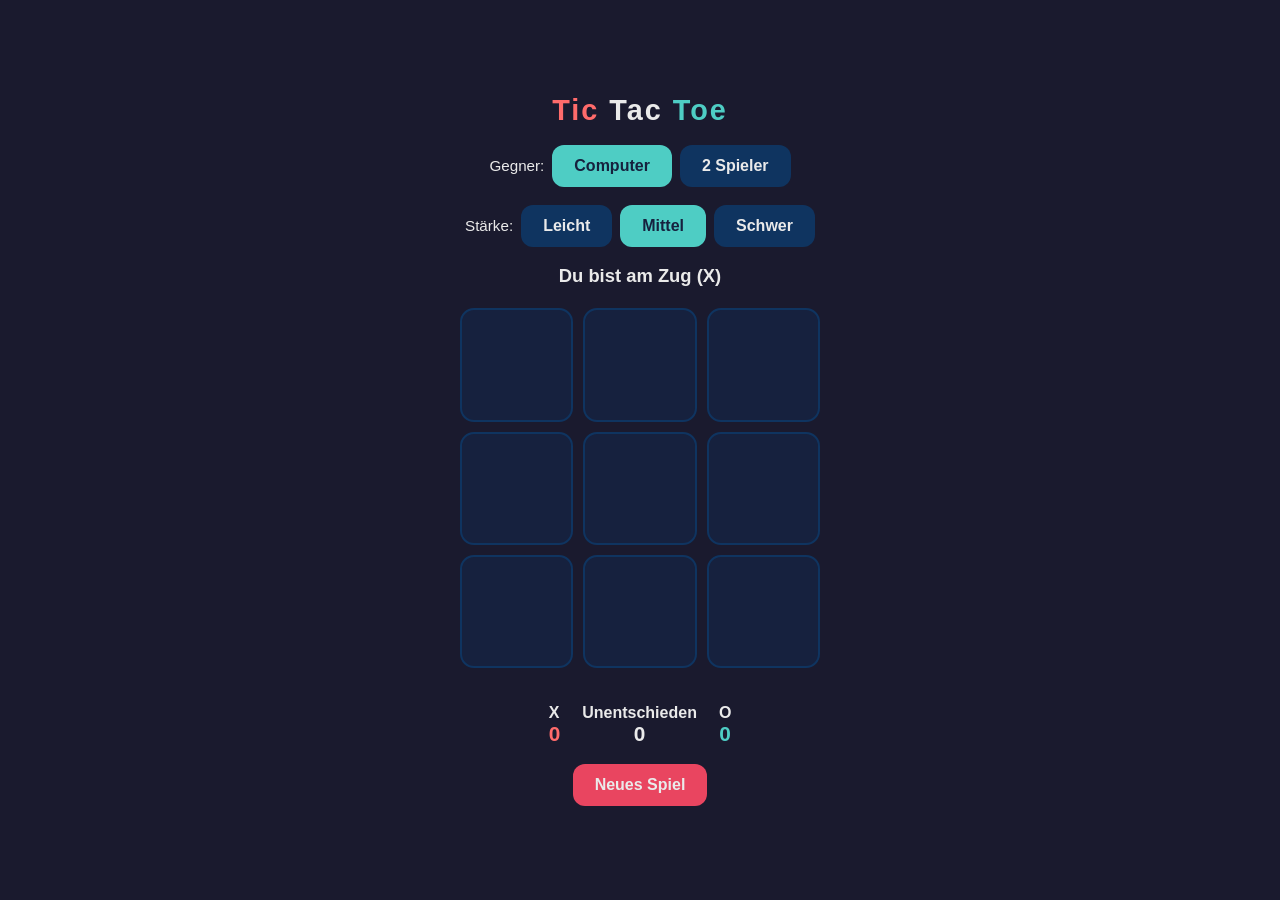
<file: tictactoe.html>
<!DOCTYPE html>
<html lang="de">
<head>
<meta charset="UTF-8">
<meta name="viewport" content="width=device-width, initial-scale=1.0, maximum-scale=1.0, user-scalable=no">
<meta name="theme-color" content="#1a1a2e">
<title>Tic Tac Toe</title>
<style>
  * { box-sizing: border-box; -webkit-tap-highlight-color: transparent; }
  html, body {
    margin: 0; padding: 0; height: 100%;
    font-family: -apple-system, BlinkMacSystemFont, "Segoe UI", Roboto, sans-serif;
    background: #1a1a2e; color: #eaeaea;
    overscroll-behavior: none;
  }
  body {
    display: flex; flex-direction: column; align-items: center; justify-content: center;
    min-height: 100vh; padding: env(safe-area-inset-top) 16px env(safe-area-inset-bottom);
    gap: 18px; user-select: none;
  }
  h1 { font-size: 1.8rem; margin: 0; letter-spacing: 2px; font-weight: 700; }
  h1 .x { color: #ff6b6b; }
  h1 .o { color: #4ecdc4; }

  .status {
    font-size: 1.15rem; min-height: 1.4em; text-align: center; font-weight: 600;
  }

  .board {
    display: grid;
    grid-template-columns: repeat(3, 1fr);
    gap: 10px;
    width: min(90vw, 360px);
    aspect-ratio: 1 / 1;
  }
  .cell {
    background: #16213e;
    border-radius: 14px;
    display: flex; align-items: center; justify-content: center;
    font-size: clamp(2.5rem, 18vw, 5rem); font-weight: 800;
    cursor: pointer;
    transition: background .15s, transform .08s;
    border: 2px solid #0f3460;
  }
  .cell:active { transform: scale(0.96); }
  .cell.x { color: #ff6b6b; }
  .cell.o { color: #4ecdc4; }
  .cell.win { background: #533483; border-color: #e94560; }

  .controls { display: flex; gap: 12px; flex-wrap: wrap; justify-content: center; }
  button {
    font-family: inherit; font-size: 1rem; font-weight: 600;
    color: #eaeaea; background: #0f3460; border: none;
    padding: 12px 22px; border-radius: 12px; cursor: pointer;
    transition: background .15s, transform .08s;
  }
  button:active { transform: scale(0.95); }
  button.primary { background: #e94560; }
  button.active { background: #4ecdc4; color: #16213e; }

  .mode { display: flex; gap: 8px; align-items: center; font-size: .95rem; }
  .score {
    display: flex; gap: 22px; font-size: 1rem; font-weight: 600;
  }
  .score span b { font-size: 1.3rem; display: block; text-align: center; }

  .egg {
    min-height: 0; max-width: min(90vw, 360px); text-align: center;
    color: #6fe3da; font-family: "Courier New", monospace; font-size: .95rem;
    line-height: 1.4; letter-spacing: .5px;
    opacity: 0; transition: opacity .4s; overflow: hidden;
  }
  .egg.show { opacity: 1; }
  .egg .cursor {
    display: inline-block; width: .55ch; background: #6fe3da;
    animation: blink 1s steps(1) infinite; margin-left: 1px;
  }
  @keyframes blink { 50% { opacity: 0; } }
  .score .sx b { color: #ff6b6b; }
  .score .so b { color: #4ecdc4; }
</style>
</head>
<body>
  <h1><span class="x">Tic</span> Tac <span class="o">Toe</span></h1>

  <div class="mode">
    <span>Gegner:</span>
    <button id="modeAI" class="active">Computer</button>
    <button id="mode2P">2 Spieler</button>
  </div>

  <div class="mode" id="diffRow">
    <span>Stärke:</span>
    <button id="diffEasy">Leicht</button>
    <button id="diffMed" class="active">Mittel</button>
    <button id="diffHard">Schwer</button>
  </div>

  <div class="status" id="status">Du bist am Zug (X)</div>

  <div class="board" id="board"></div>

  <div class="egg" id="egg"></div>

  <div class="score">
    <span class="sx">X<b id="scoreX">0</b></span>
    <span>Unentschieden<b id="scoreD">0</b></span>
    <span class="so">O<b id="scoreO">0</b></span>
  </div>

  <div class="controls">
    <button class="primary" id="restart">Neues Spiel</button>
  </div>

<script>
(function () {
  const boardEl = document.getElementById('board');
  const statusEl = document.getElementById('status');
  const restartBtn = document.getElementById('restart');
  const modeAIBtn = document.getElementById('modeAI');
  const mode2PBtn = document.getElementById('mode2P');
  const scoreXEl = document.getElementById('scoreX');
  const scoreOEl = document.getElementById('scoreO');
  const scoreDEl = document.getElementById('scoreD');
  const eggEl = document.getElementById('egg');

  const HUMAN = 'X', AI = 'O';
  const WINS = [
    [0,1,2],[3,4,5],[6,7,8],
    [0,3,6],[1,4,7],[2,5,8],
    [0,4,8],[2,4,6]
  ];

  let board, current, gameOver, vsAI = true;
  let difficulty = 'med'; // 'easy' | 'med' | 'hard'
  let score = { X: 0, O: 0, D: 0 };

  function init() {
    board = Array(9).fill('');
    current = 'X';
    gameOver = false;
    hideEgg();
    render();
    setStatus(vsAI ? 'Du bist am Zug (X)' : 'Spieler X ist am Zug');
  }

  function render() {
    boardEl.innerHTML = '';
    board.forEach((val, i) => {
      const cell = document.createElement('div');
      cell.className = 'cell' + (val ? ' ' + val.toLowerCase() : '');
      cell.textContent = val;
      cell.addEventListener('click', () => handleMove(i));
      boardEl.appendChild(cell);
    });
  }

  function setStatus(text) { statusEl.textContent = text; }

  // WarGames-Easter-Egg: WOPR/Joshua tippt seine Erkenntnis aus.
  let eggTimer = null;
  function hideEgg() {
    if (eggTimer) { clearTimeout(eggTimer); eggTimer = null; }
    eggEl.classList.remove('show');
    eggEl.innerHTML = '';
  }
  function playEgg() {
    const text = 'A STRANGE GAME.\nTHE ONLY WINNING MOVE IS NOT TO PLAY.';
    eggEl.classList.add('show');
    let i = 0;
    (function type() {
      const shown = text.slice(0, i).replace(/\n/g, '<br>');
      eggEl.innerHTML = shown + '<span class="cursor">&nbsp;</span>';
      if (i < text.length) {
        i++;
        eggTimer = setTimeout(type, 55);
      }
    })();
  }

  function handleMove(i) {
    if (gameOver || board[i]) return;
    if (vsAI && current !== HUMAN) return;

    board[i] = current;
    if (checkEnd()) return;

    if (vsAI) {
      current = AI;
      setStatus('Computer denkt …');
      render();
      setTimeout(aiMove, 350);
    } else {
      current = current === 'X' ? 'O' : 'X';
      render();
      setStatus('Spieler ' + current + ' ist am Zug');
    }
  }

  function aiMove() {
    if (gameOver) return;
    const move = chooseMove();
    board[move] = AI;
    if (checkEnd()) return;
    current = HUMAN;
    render();
    setStatus('Du bist am Zug (X)');
  }

  function emptyCells() {
    const c = [];
    for (let i = 0; i < 9; i++) if (!board[i]) c.push(i);
    return c;
  }

  function randomMove() {
    const c = emptyCells();
    return c[Math.floor(Math.random() * c.length)];
  }

  // Wähle den Zug je nach Schwierigkeit.
  // Leicht: immer zufällig. Mittel: meistens perfekt, aber manchmal ein
  // Fehler (damit man gewinnen kann). Schwer: immer perfekt (unschlagbar).
  function chooseMove() {
    if (difficulty === 'easy') return randomMove();
    if (difficulty === 'med' && Math.random() < 0.45) return randomMove();
    return bestMove();
  }

  // Minimax — der perfekte (unschlagbare) Zug
  function bestMove() {
    let bestScore = -Infinity, move = -1;
    for (let i = 0; i < 9; i++) {
      if (!board[i]) {
        board[i] = AI;
        const s = minimax(board, 0, false);
        board[i] = '';
        if (s > bestScore) { bestScore = s; move = i; }
      }
    }
    return move;
  }

  function minimax(b, depth, isMax) {
    const w = winner(b);
    if (w === AI) return 10 - depth;
    if (w === HUMAN) return depth - 10;
    if (b.every(c => c)) return 0;

    if (isMax) {
      let best = -Infinity;
      for (let i = 0; i < 9; i++) {
        if (!b[i]) { b[i] = AI; best = Math.max(best, minimax(b, depth+1, false)); b[i] = ''; }
      }
      return best;
    } else {
      let best = Infinity;
      for (let i = 0; i < 9; i++) {
        if (!b[i]) { b[i] = HUMAN; best = Math.min(best, minimax(b, depth+1, true)); b[i] = ''; }
      }
      return best;
    }
  }

  function winner(b) {
    for (const [a, c, d] of WINS) {
      if (b[a] && b[a] === b[c] && b[a] === b[d]) return b[a];
    }
    return null;
  }

  function winningLine(b) {
    for (const line of WINS) {
      const [a, c, d] = line;
      if (b[a] && b[a] === b[c] && b[a] === b[d]) return line;
    }
    return null;
  }

  function checkEnd() {
    const line = winningLine(board);
    if (line) {
      gameOver = true;
      const w = board[line[0]];
      render();
      line.forEach(i => boardEl.children[i].classList.add('win'));
      score[w]++; updateScore();
      if (vsAI) {
        setStatus(w === HUMAN ? 'Du hast gewonnen! 🎉' : 'Computer gewinnt 🤖');
      } else {
        setStatus('Spieler ' + w + ' gewinnt! 🎉');
      }
      return true;
    }
    if (board.every(c => c)) {
      gameOver = true;
      score.D++; updateScore();
      render();
      setStatus('Unentschieden 🤝');
      if (vsAI && difficulty === 'hard') playEgg();
      return true;
    }
    return false;
  }

  function updateScore() {
    scoreXEl.textContent = score.X;
    scoreOEl.textContent = score.O;
    scoreDEl.textContent = score.D;
  }

  function setMode(ai) {
    vsAI = ai;
    modeAIBtn.classList.toggle('active', ai);
    mode2PBtn.classList.toggle('active', !ai);
    document.getElementById('diffRow').style.display = ai ? '' : 'none';
    score = { X: 0, O: 0, D: 0 };
    updateScore();
    init();
  }

  const diffBtns = {
    easy: document.getElementById('diffEasy'),
    med: document.getElementById('diffMed'),
    hard: document.getElementById('diffHard')
  };
  function setDifficulty(level) {
    difficulty = level;
    Object.keys(diffBtns).forEach(k => diffBtns[k].classList.toggle('active', k === level));
    score = { X: 0, O: 0, D: 0 };
    updateScore();
    init();
  }

  modeAIBtn.addEventListener('click', () => setMode(true));
  mode2PBtn.addEventListener('click', () => setMode(false));
  diffBtns.easy.addEventListener('click', () => setDifficulty('easy'));
  diffBtns.med.addEventListener('click', () => setDifficulty('med'));
  diffBtns.hard.addEventListener('click', () => setDifficulty('hard'));
  restartBtn.addEventListener('click', init);

  init();
})();
</script>
</body>
</html>
</file>
